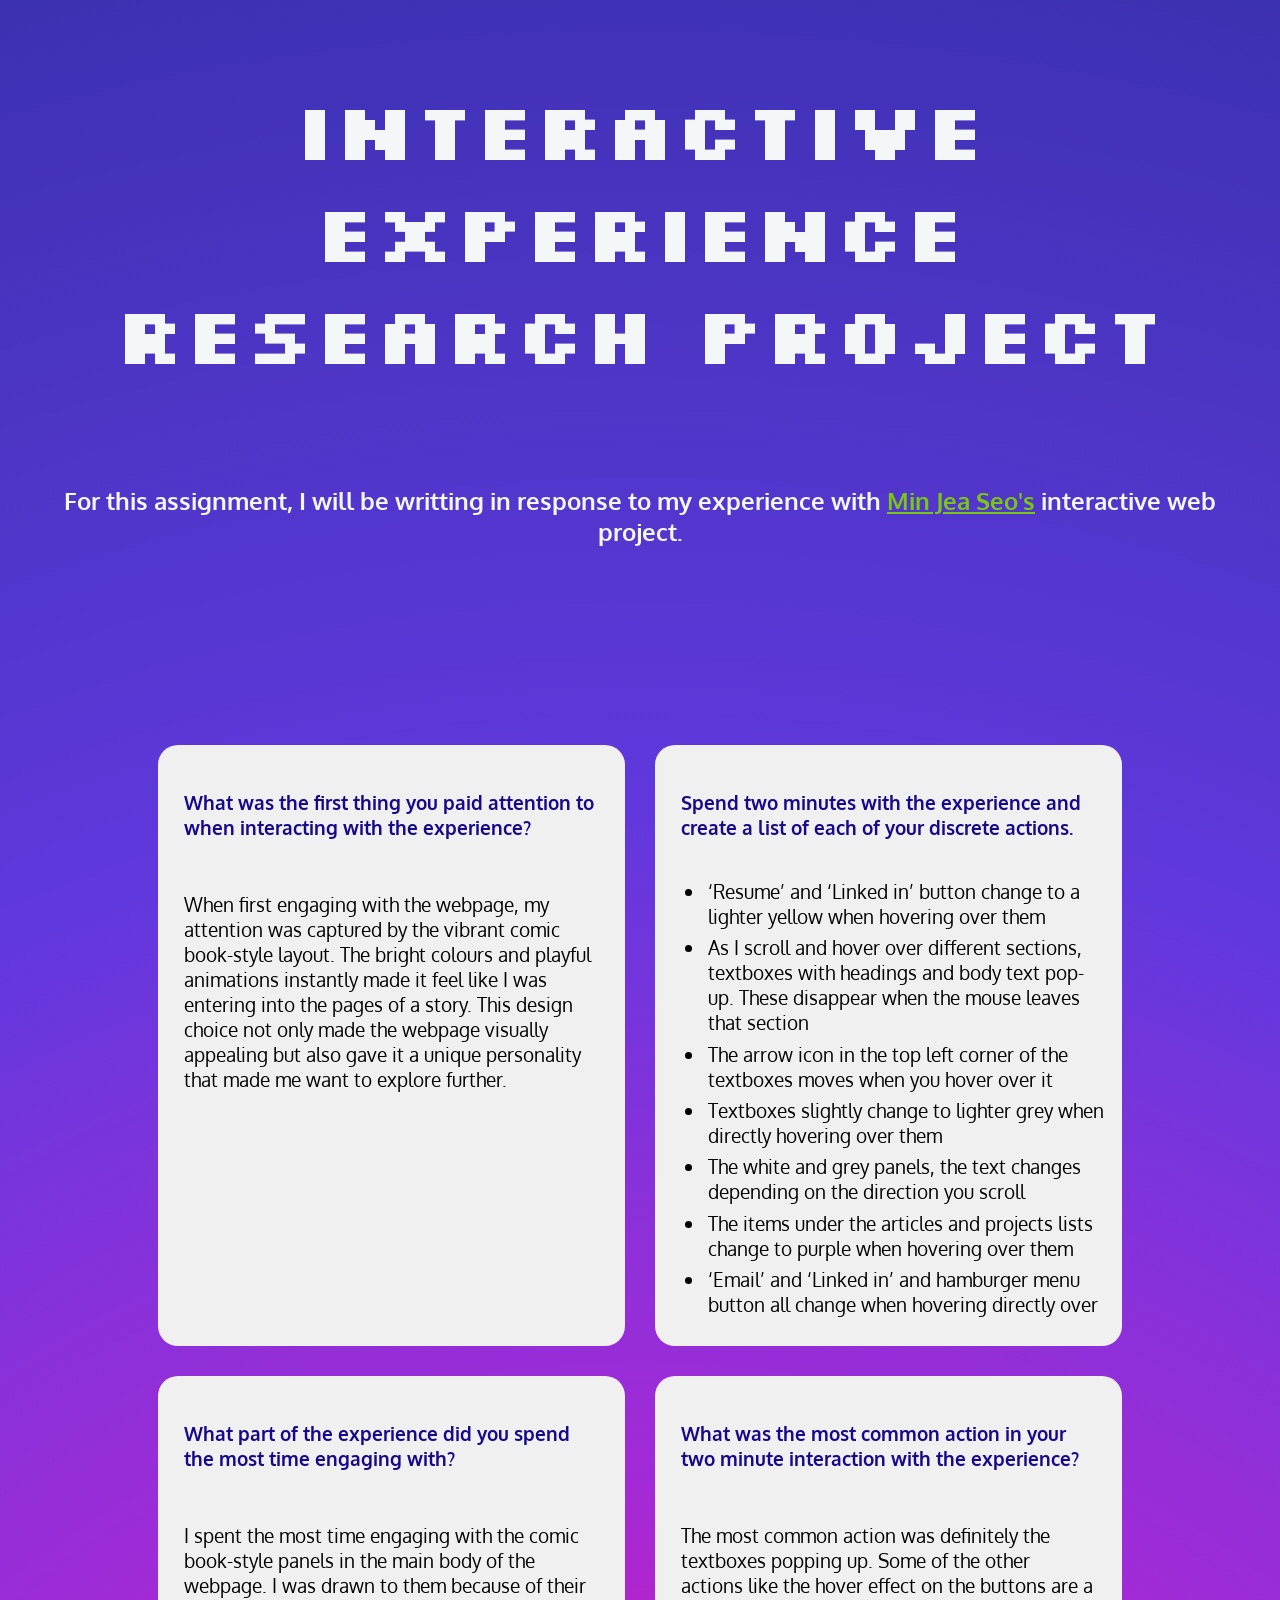
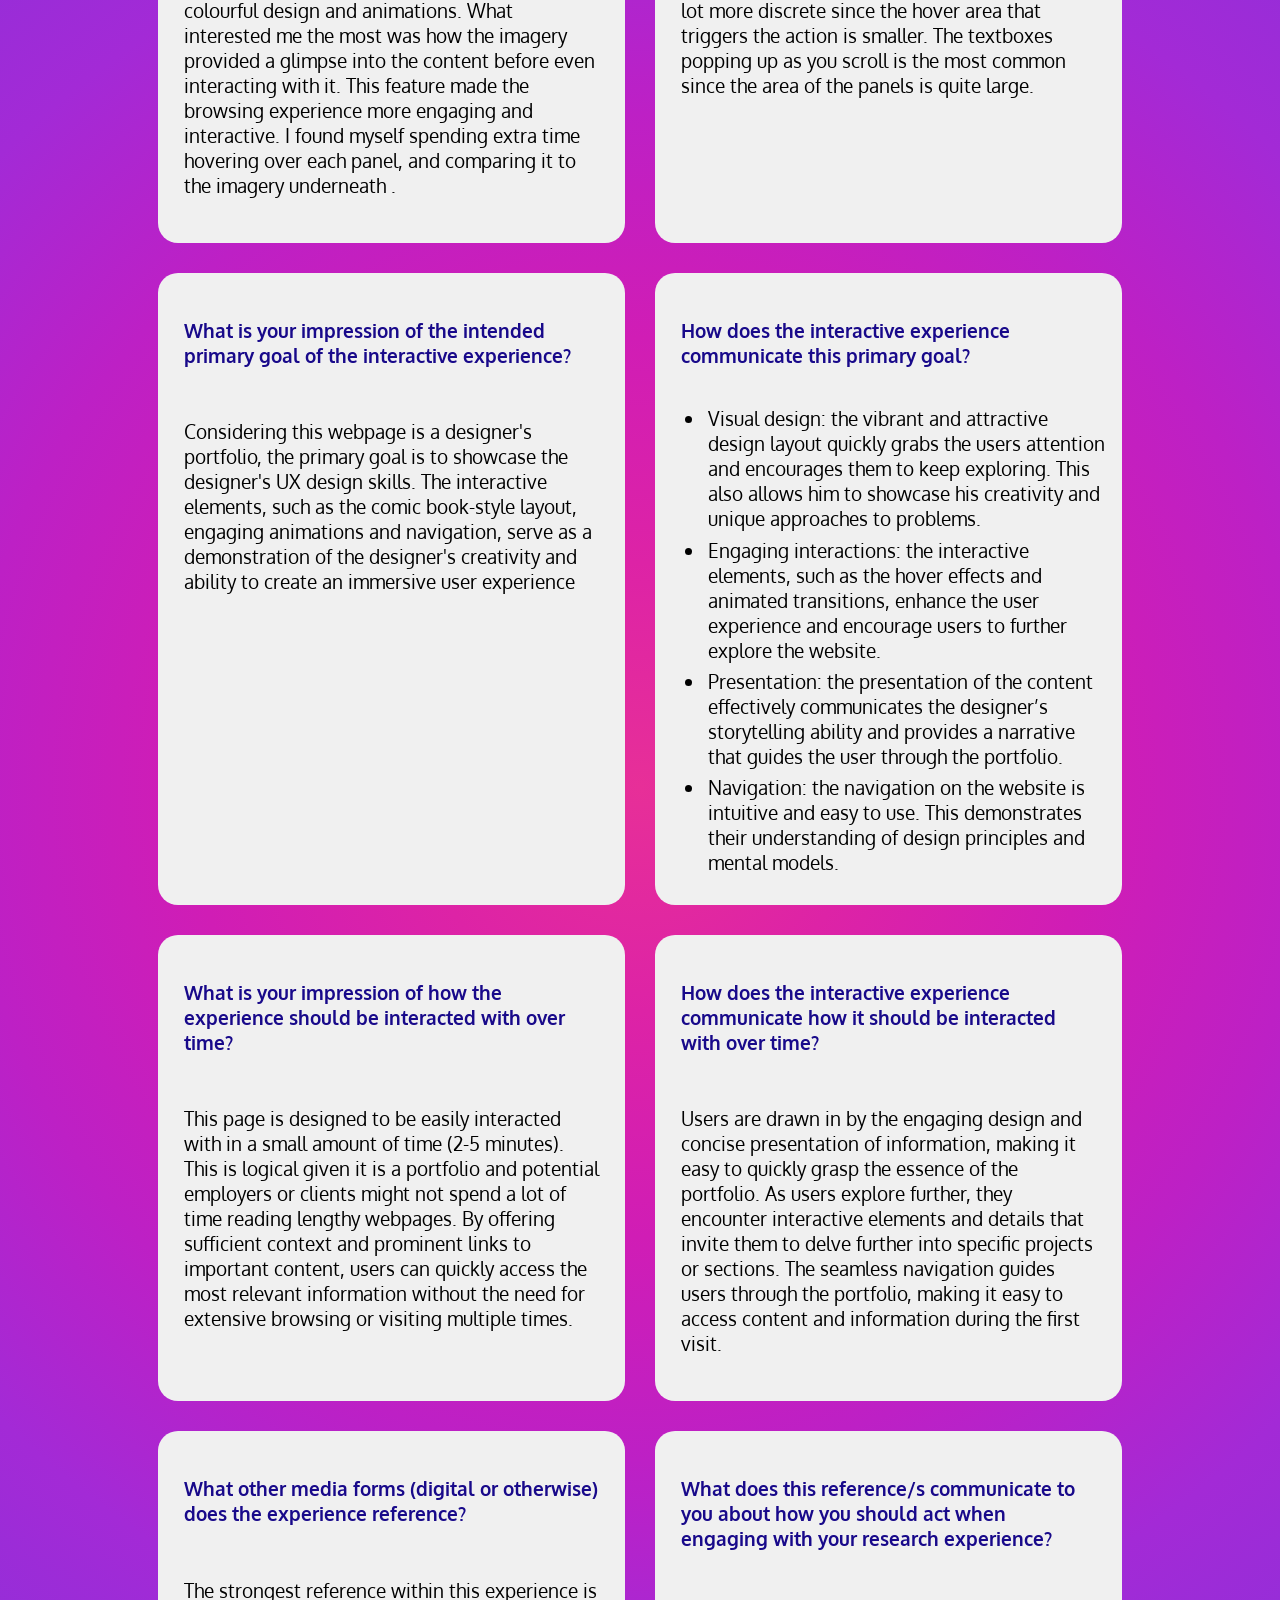
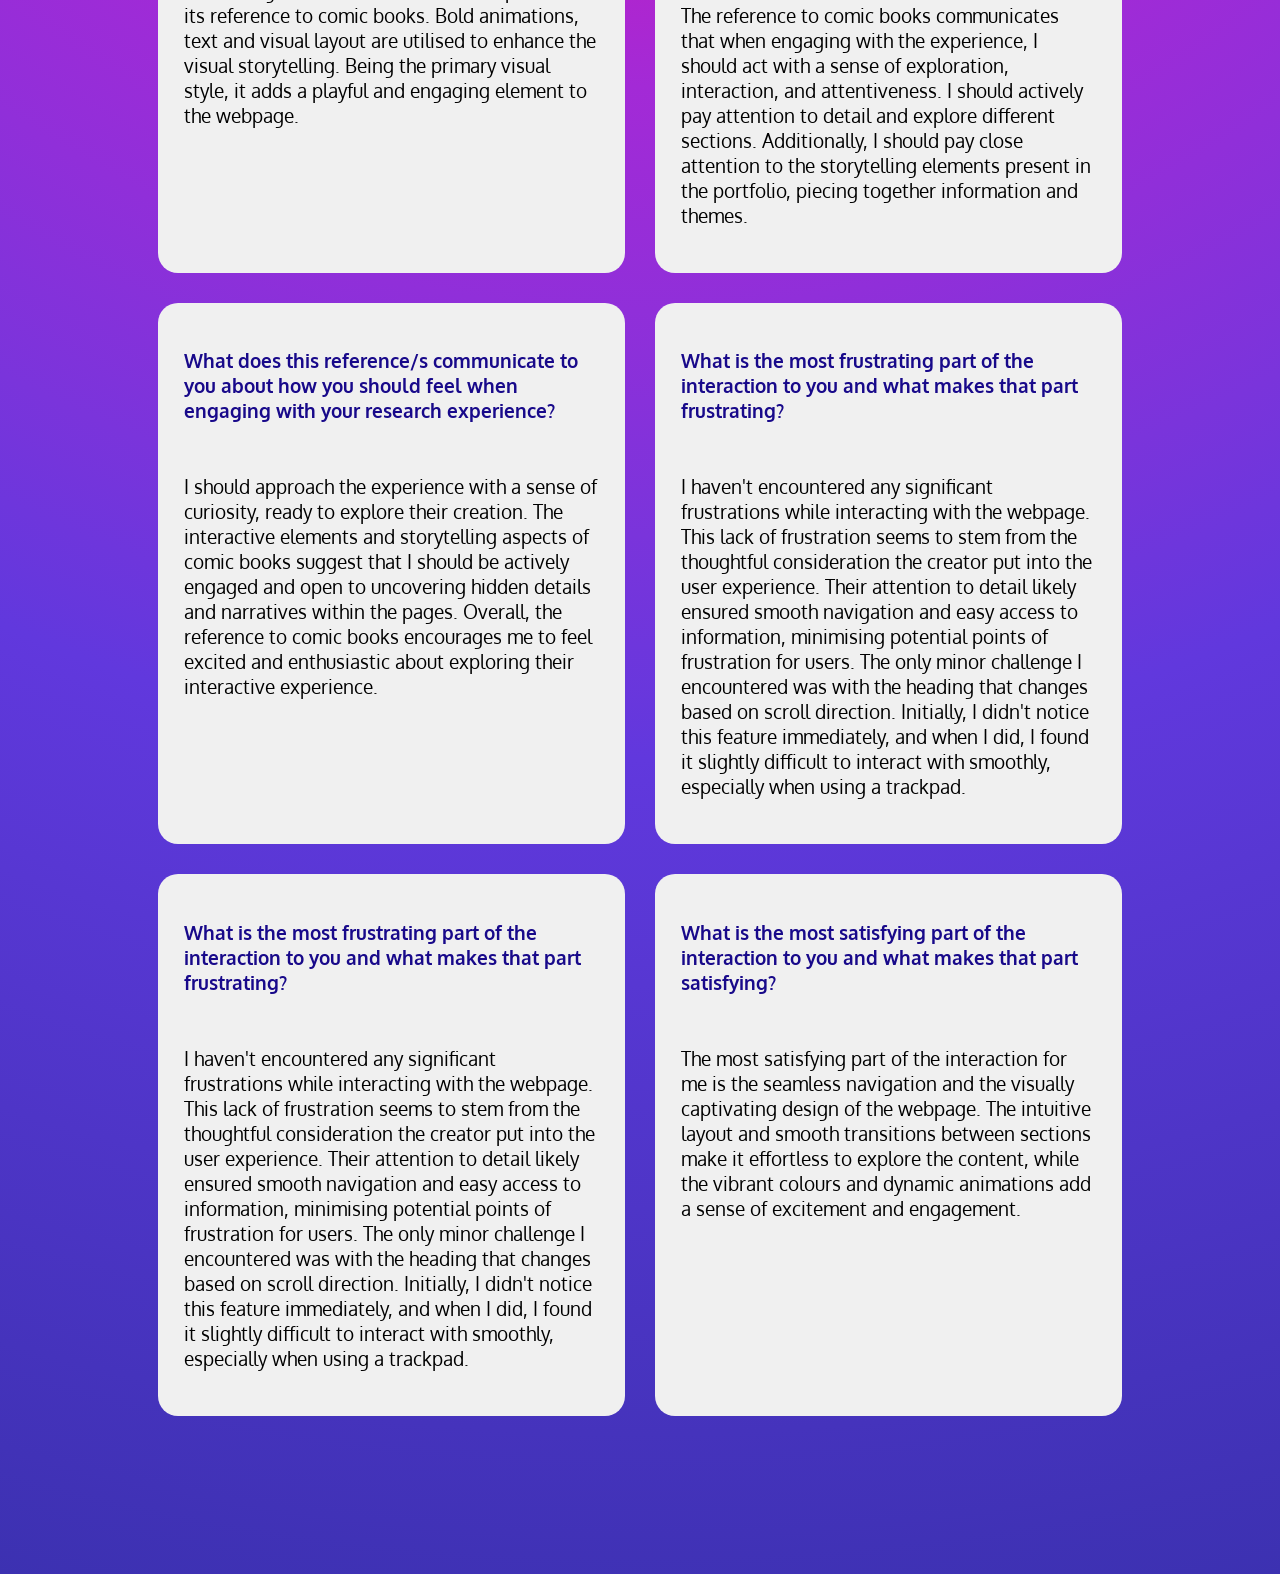
<file: index.html>
<!DOCTYPE html>
<html lang="en">
  <head>
    <meta charset="UTF-8" />
    <meta name="viewport" content="width=device-width, initial-scale=1.0" />
    <title>Tia</title>
    <h1 class="eb-garamond-ccc">Interactive Experience Research Project</h1>
    <link rel="stylesheet" href="style.css" />
    <link rel="preconnect" href="https://fonts.googleapis.com" />
    <link rel="preconnect" href="https://fonts.gstatic.com" crossorigin />
    <link
      href="https://fonts.googleapis.com/css2?family=Oxygen:wght@300;400;700&family=Silkscreen:wght@400;700&display=swap"
      rel="stylesheet"
    />
  </head>

  <body>
    <p class="subhead">
      For this assignment, I will be writting in response to my experience with
      <a id="link"href="https://minjeaseo.com/">Min Jea Seo's</a> interactive web
      project.
    </p>
    
    <div class="grid-container">
      <div class="grid-item">
        <p class="question">
          What was the first thing you paid attention to when interacting with
          the experience?
        </p>

        <p class="answer">
          When first engaging with the webpage, my attention was captured by the
          vibrant comic book-style layout. The bright colours and playful
          animations instantly made it feel like I was entering into the pages
          of a story. This design choice not only made the webpage visually
          appealing but also gave it a unique personality that made me want to
          explore further.
        </p>
      </div>
      <div class="grid-item">
        <p class="question">
          Spend two minutes with the experience and create a list of each of
          your discrete actions.
        </p>
        <ul>
          <li class="answer2">
            ‘Resume’ and ‘Linked in’ button change to a lighter yellow when
            hovering over them
          </li>
          <li class="answer2">
            As I scroll and hover over different sections, textboxes with
            headings and body text pop-up. These disappear when the mouse leaves
            that section
          </li>
          <li class="answer2">
            The arrow icon in the top left corner of the textboxes moves when
            you hover over it
          </li>
          <li class="answer2">
            Textboxes slightly change to lighter grey when directly hovering
            over them
          </li>
          <li class="answer2">
            The white and grey panels, the text changes depending on the
            direction you scroll
          </li>
          <li class="answer2">
            The items under the articles and projects lists change to purple
            when hovering over them
          </li>
          <li class="answer2">
            ‘Email’ and ‘Linked in’ and hamburger menu button all change when
            hovering directly over
          </li>
           <!-- text here is a bullet point form to seperate the content and improve readability -->
        </li>
        </ul>
      </div>
      <div class="grid-item">
        <p class="question">
          What part of the experience did you spend the most time engaging with?
        </p>
        <p class="answer">
          I spent the most time engaging with the comic book-style panels in the
          main body of the webpage. I was drawn to them because of their
          colourful design and animations. What interested me the most was how
          the imagery provided a glimpse into the content before even
          interacting with it. This feature made the browsing experience more
          engaging and interactive. I found myself spending extra time hovering
          over each panel, and comparing it to the imagery underneath .
        </p>
      </div>
      <div class="grid-item">
        <p class="question">
          What was the most common action in your two minute interaction with
          the experience?
        </p>
        <p class="answer">
          The most common action was definitely the textboxes popping up. Some
          of the other actions like the hover effect on the buttons are a lot
          more discrete since the hover area that triggers the action is
          smaller. The textboxes popping up as you scroll is the most common
          since the area of the panels is quite large.
        </p>
      </div>
      <div class="grid-item">
        <p class="question">
          What is your impression of the intended primary goal of the
          interactive experience?
        </p>
        <p class="answer">
          Considering this webpage is a designer's portfolio, the primary goal
          is to showcase the designer's UX design skills. The interactive
          elements, such as the comic book-style layout, engaging animations and
          navigation, serve as a demonstration of the designer's creativity and
          ability to create an immersive user experience
        </p>
      </div>
      <div class="grid-item">
        <p class="question">
          How does the interactive experience communicate this primary goal?
        </p>
        <ul>
          <li class="answer2">
            Visual design: the vibrant and attractive design layout quickly
            grabs the users attention and encourages them to keep exploring.
            This also allows him to showcase his creativity and unique
            approaches to problems.
          </li>
          <li class="answer2">
            Engaging interactions: the interactive elements, such as the hover
            effects and animated transitions, enhance the user experience and
            encourage users to further explore the website.
          </li>
          <li class="answer2">
            Presentation: the presentation of the content effectively
            communicates the designer’s storytelling ability and provides a
            narrative that guides the user through the portfolio.
          </li>
          <li class="answer2">
            Navigation: the navigation on the website is intuitive and easy to
            use. This demonstrates their understanding of design principles and
            mental models.
            <!-- decided to display text here is a bullet point form to seperate the content and improve readability -->
          </li>
        </ul>
      </div>
      <div class="grid-item"> <p class="question">
        What is your impression of how the experience should be interacted with
        over time?
      </p>
      <p class="answer">
        This page is designed to be easily interacted with in a small amount of
        time (2-5 minutes). This is logical given it is a portfolio and potential
        employers or clients might not spend a lot of time reading lengthy
        webpages. By offering sufficient context and prominent links to important
        content, users can quickly access the most relevant information without
        the need for extensive browsing or visiting multiple times.
      </p>
    </div>
      <div class="grid-item"> <p class="question">
        How does the interactive experience communicate how it should be
        interacted with over time?
      </p>
      <p class="answer">
        Users are drawn in by the engaging design and concise presentation of
        information, making it easy to quickly grasp the essence of the portfolio.
        As users explore further, they encounter interactive elements and details
        that invite them to delve further into specific projects or sections. The
        seamless navigation guides users through the portfolio, making it easy to
        access content and information during the first visit.
      </p>
    </div>
      <div class="grid-item"> <p class="question">
        What other media forms (digital or otherwise) does the experience
        reference?
      </p>
      <p class="answer">
        The strongest reference within this experience is its reference to comic
        books. Bold animations, text and visual layout are utilised to enhance the
        visual storytelling. Being the primary visual style, it adds a playful and
        engaging element to the webpage.
      </p>
    </div>
      <div class="grid-item"><p class="question">
        What does this reference/s communicate to you about how you should act
        when engaging with your research experience?
      </p>
      <p class="answer">
        The reference to comic books communicates that when engaging with the
        experience, I should act with a sense of exploration, interaction, and
        attentiveness. I should actively pay attention to detail and explore
        different sections. Additionally, I should pay close attention to the
        storytelling elements present in the portfolio, piecing together
        information and themes.
      </p>
    </div>
      <div class="grid-item"><p class="question">
        What does this reference/s communicate to you about how you should feel
        when engaging with your research experience?
      </p>
      <p class="answer">
        I should approach the experience with a sense of curiosity, ready to
        explore their creation. The interactive elements and storytelling aspects
        of comic books suggest that I should be actively engaged and open to
        uncovering hidden details and narratives within the pages. Overall, the
        reference to comic books encourages me to feel excited and enthusiastic
        about exploring their interactive experience.
      </p>
    </div>
      <div class="grid-item"><p class="question">
        What is the most frustrating part of the interaction to you and what makes
        that part frustrating?
      </p>
      <p class="answer">
        I haven't encountered any significant frustrations while interacting with
        the webpage. This lack of frustration seems to stem from the thoughtful
        consideration the creator put into the user experience. Their attention to
        detail likely ensured smooth navigation and easy access to information,
        minimising potential points of frustration for users. The only minor
        challenge I encountered was with the heading that changes based on scroll
        direction. Initially, I didn't notice this feature immediately, and when I
        did, I found it slightly difficult to interact with smoothly, especially
        when using a trackpad.
      </p></div>
      <div class="grid-item"> <p class="question">
        What is the most frustrating part of the interaction to you and what makes
        that part frustrating?
      </p>
      <p class="answer">
        I haven't encountered any significant frustrations while interacting with
        the webpage. This lack of frustration seems to stem from the thoughtful
        consideration the creator put into the user experience. Their attention to
        detail likely ensured smooth navigation and easy access to information,
        minimising potential points of frustration for users. The only minor
        challenge I encountered was with the heading that changes based on scroll
        direction. Initially, I didn't notice this feature immediately, and when I
        did, I found it slightly difficult to interact with smoothly, especially
        when using a trackpad.
      </p>
    </div>
      <div class="grid-item"><p class="question">
        What is the most satisfying part of the interaction to you and what makes
        that part satisfying?
      </p>
      <p class="answer">
        The most satisfying part of the interaction for me is the seamless
        navigation and the visually captivating design of the webpage. The
        intuitive layout and smooth transitions between sections make it
        effortless to explore the content, while the vibrant colours and dynamic
        animations add a sense of excitement and engagement.
      </p>
    </div>
    </div>
  </body>
</html>
</file>
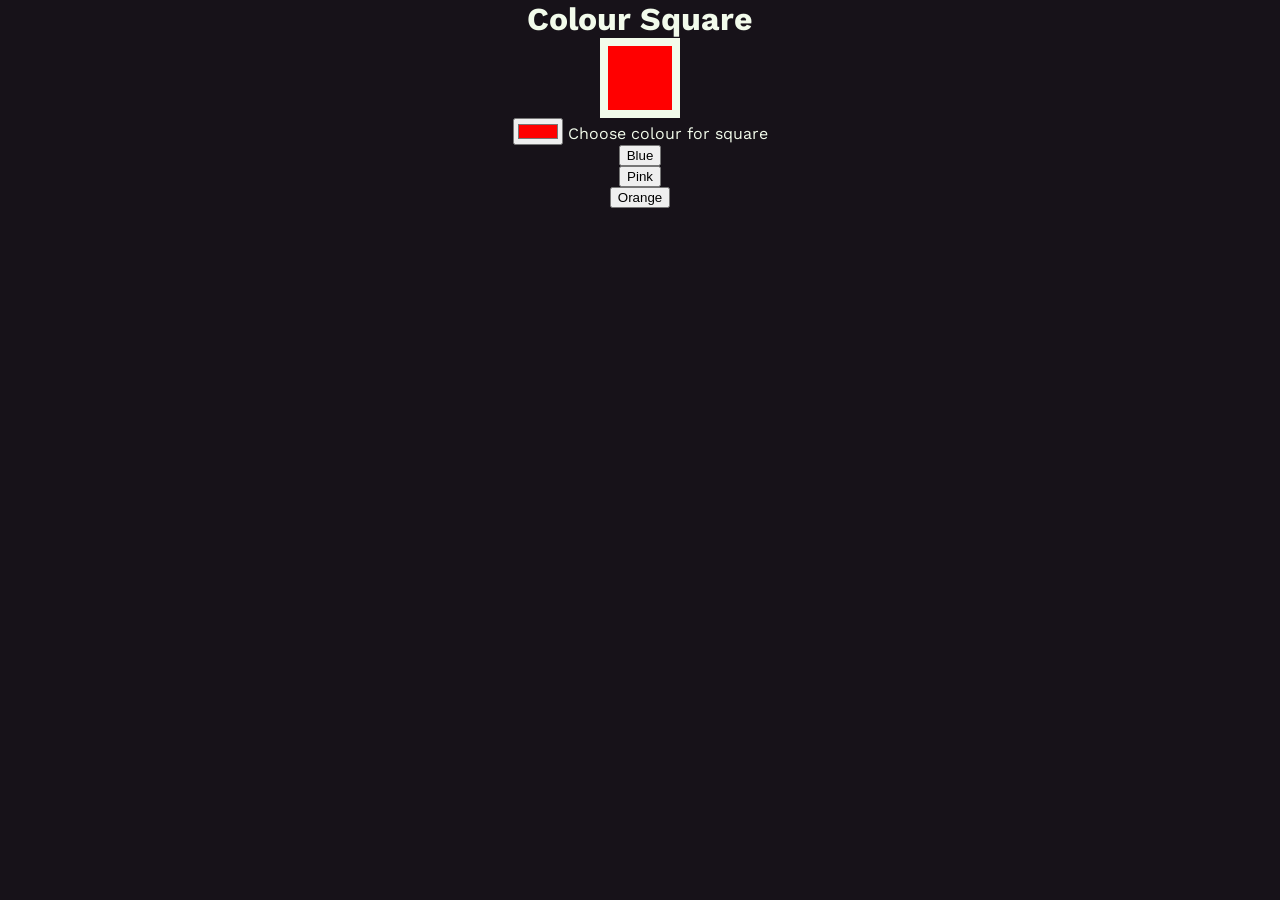
<file: dms3/colourPickerFeature/index.html>
<!DOCTYPE html>
<html lang="en">
  <head>
    <meta charset="UTF-8" />
    <meta name="viewport" content="width=device-width, initial-scale=1.0" />
    <title>Colour Picker</title>

    <link rel="Stylesheet" href="style.css" />

    <script src="script.js" defer></script>
  </head>
  <body>
    <h1>Colour Square</h1>

    <div id="colour-square"></div>

    <div>
      <input
        type="color"
        id="colour-picker"
        name="colour-picker"
        value="#ff0000"
      />
      <label for="colour-picker"> Choose colour for square</label>
    </div>

    <button class="blue-button" type="button">Blue</button>
    <button class="pink-button" type="button">Pink</button>
    <button class="orange-button" type="button">Orange</button>

</html>
</file>
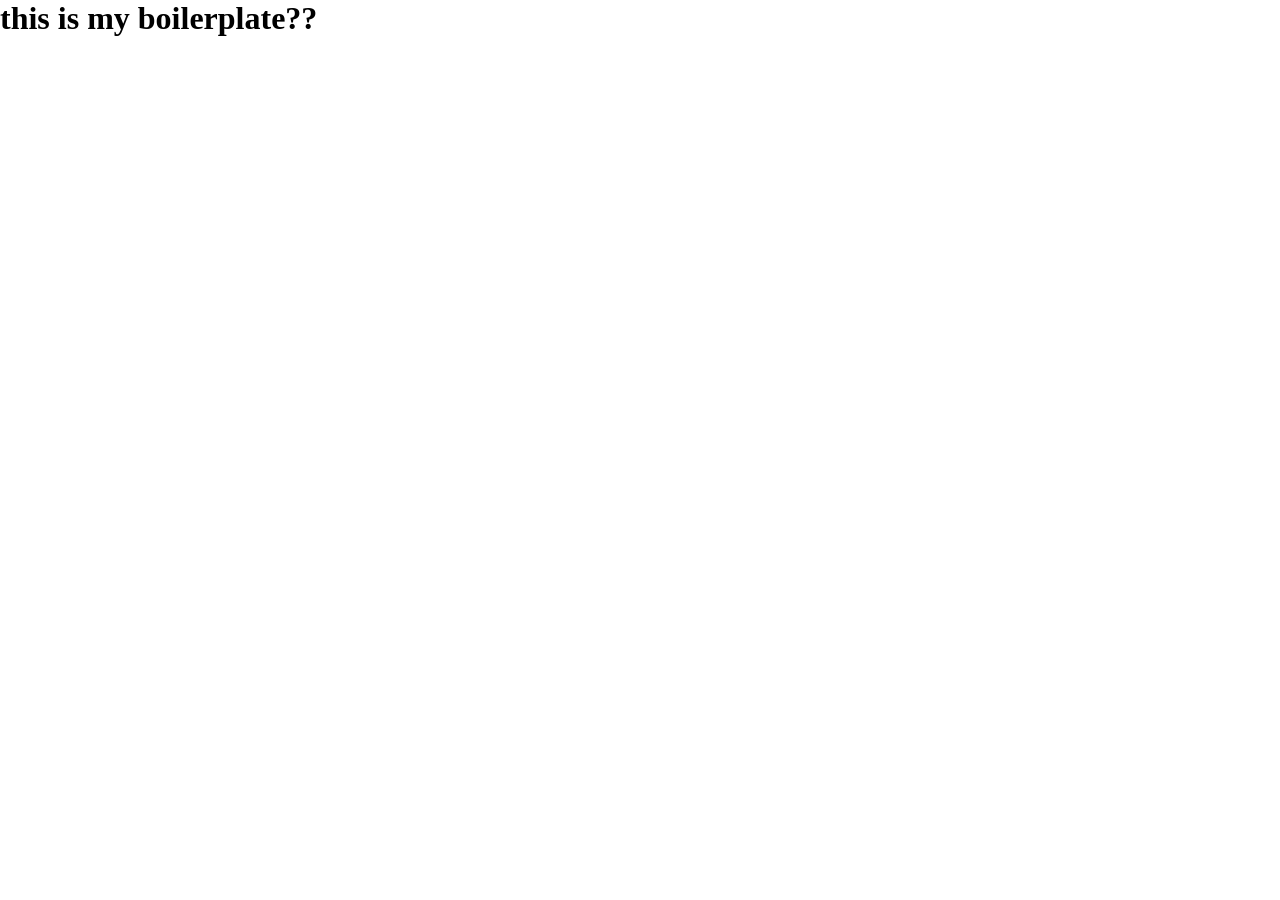
<file: dms3/dms3 boiler plate/index.html>
<!DOCTYPE html>
<html lang="en">
  <head>
    <meta charset="UTF-8" />
    <meta name="viewport" content="width=device-width, initial-scale=1.0" />
    <title>boilerplate</title>

    <link rel="Stylesheet" href="style.css" />
   
   <script> src="script.js" defer></script>
  </head>
  <body>
    <h1>this is my boilerplate??</h1>
  </body>
</html>
</file>
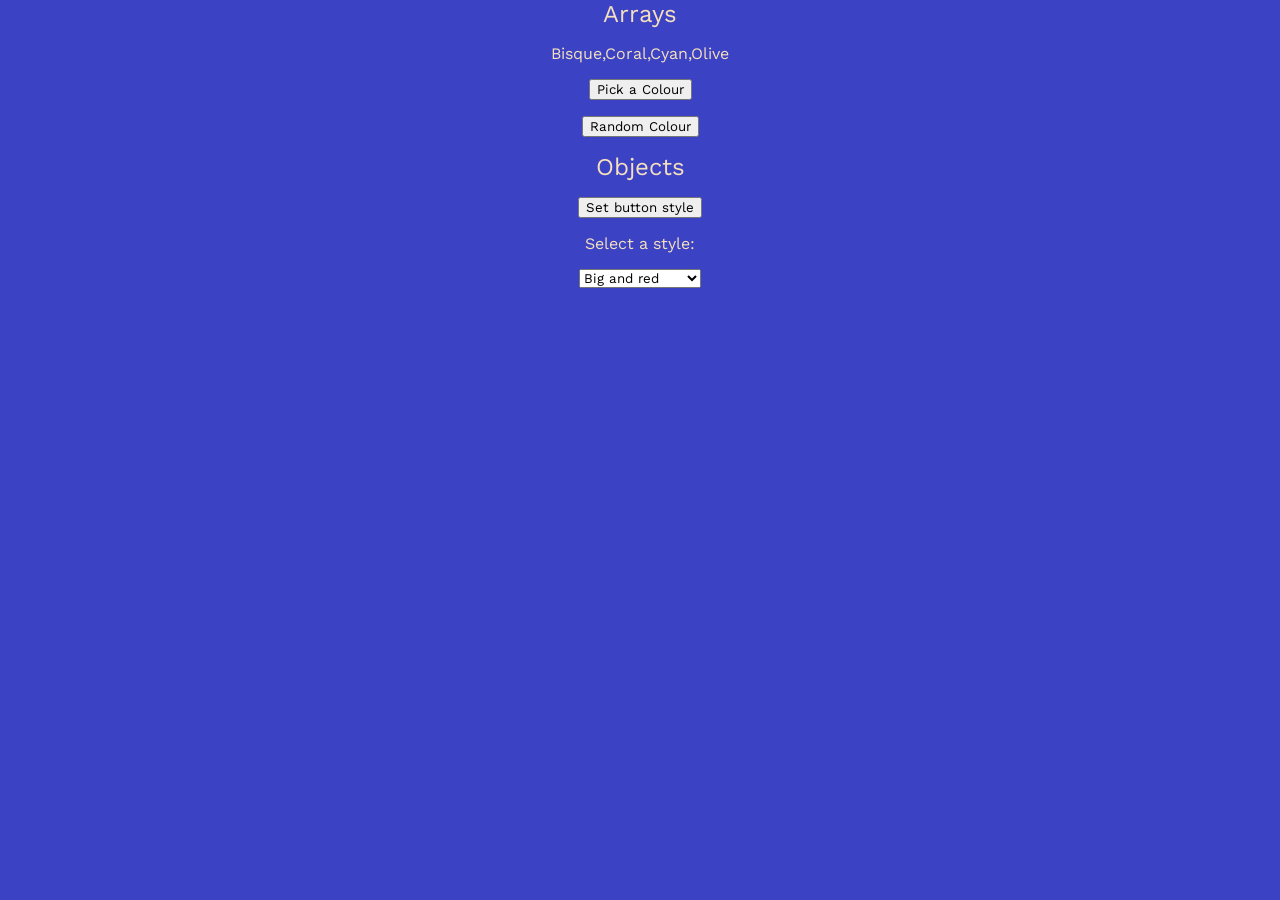
<file: dms3/undoRedoExercise/arraysObjectsDemo.html>
<!DOCTYPE html>
<html lang="en">
<head>
  <meta charset="UTF-8">
  <meta name="viewport" content="width=device-width, initial-scale=1.0">
  <title>Arrays & Objects</title>

  <link rel="stylesheet" href="style.css">

  <script src="arrays.js" defer></script>
  <script src="objects.js" defer></script>
  
</head>
<body>

  <h2>Arrays</h2>

  <p id="arrayDisplay"></p>

  <button id="pickColour">Pick a Colour</button>

  <button id="randColour">Random Colour</button>

  <h2>Objects</h2>

  <button id="setStyle">Set button style</button>

  <label for="buttonStyles-select">Select a style:</label>

  <select name="buttonStyles" id="buttonStyles-select">
    <option value="bigRed">Big and red</option>
    <option value="smallBlue">Small and blue</option>
  </select>

</body>
</html>
</file>
<file: style.css>
.oxygen-regular {
  font-family: "Oxygen", sans-serif;
  font-weight: 400;
  font-style: normal;
  /* using a easy to read font for body text */
}

.silkscreen-bold {
  font-family: "Silkscreen", sans-serif;
  font-weight: 700;
  font-style: normal;
  /* cool font for heading to make look cooler */
}
body {
  background-image: radial-gradient(
    circle,
    #e72f98,
    #dd23a6,
    #d01db5,
    #bd20c5,
    #a32ad6,
    #902fd9,
    #7a34db,
    #6138dd,
    #5737d2,
    #4e35c7,
    #4533bc,
    #3c31b1
  );
  /* cool gradient to add interest */
}

p {
  font-family: "Oxygen", sans-serif;
  font-weight: 400;
  font-style: normal;

  /* using an easy to read font for the body text */
}
h1 {
  padding: 1.5rem;
  font-size: 5rem;
  text-align: center;
  font-family: "Silkscreen", sans-serif;
  font-weight: 800;
  font-style: normal;
  color: rgb(244, 247, 247);
  /* had to make text white for high contrast  */
}

.subhead {
  padding: 1.5rem;
  font-size: 1.5rem;
  text-align: center;
  font-weight: bold;
  color: rgb(244, 247, 247);
  /* centre aligning text to make more balanced */
}
.question {
  padding: 1rem;
  font-weight: bolder;
  font-size: 1.2rem;
  color: #18098a;
  /* decided to make questions bolder & more purple so they are easier to differentiate from the answers */
}

.answer {
  padding: 1rem;
  font-size: 1.2rem;
}

.answer2 {
  padding: 0.2rem;
  font-size: 1.2rem;
  font-family: "Oxygen", sans-serif;
  font-weight: 400;
  font-style: normal;
  /* had to put my answers with bullet point structure in a seperate class because the padding looked weird */
}
.grid-container {
  display: grid;
  grid-template-columns: repeat(2, 1fr); /* creating a grid with 2 columns */
  grid-gap: 30px; /* increasing between grid items */
  padding: 150px; /* adding a wider boarder to the outside of the grid */
}

.grid-item {
  background-color: #f0f0f0;
  padding: 10px;
  border-radius: 20px; /* making edges of the grid item less pointy */
}

#link {
  color: rgb(
    121,
    199,
    18
  ); /* had to Change the colour of link because it blended into the blue background */
}

#link:hover {
  color: rgb(
    251,
    255,
    0
  ); /* had to add hover colour to get an interactive experience  */
}
</file>
<file: dms3/colourPickerFeature/style.css>
@import url('https://fonts.googleapis.com/css2?family=Work+Sans:ital,wght@0,100;1,100&display=swap');

*{
  box-sizing: border-box;
  margin: 0;
}

:root{
  --col01:#171219;
  --col02:#f2fbeb;
  --col03:#5252ff;
  --col04:#b6e878;
  --border: solid 0.5rem var(--col02);
}

body{
  font-family: 'Work Sans', sans-serif;
  display: flex;
  flex-direction: column;
  align-items: center;

  background-color: var(--col01);
  color: var(--col02);
}


#colour-square{
  width: 5rem; height: 5rem;
  background-color: var(--col03);
  border: var(--border);
}
</file>
<file: dms3/dms3 boiler plate/style.css>
@import url("https://fonts.googleapis.com/css2?family=Titillium+Web:ital,wght@0,200;0,300;0,400;0,600;0,700;0,900;1,200;1,300;1,400;1,600;1,700&display=swap");

* {
  box-sizing: border-box;
  margin: 0;
}

:root {
  --col-01: rgb(18, 16, 16);
  --col-02: rgb(255, 255, 255);
  --col-03: rgb(199, 76, 156);
  --col-04: rgb(200, 148, 210);
  --boarder: single 1rem var(--col-02);
}

body {
  f.titillium-web-regular-italic {
    font-family: "Titillium Web", sans-serif;
    font-weight: 400;
    font-style: italic;
  }
}
</file>
<file: dms3/undoRedoExercise/style.css>
@import url('https://fonts.googleapis.com/css2?family=Work+Sans:ital,wght@0,100..900;1,100..900&display=swap');

*{
  box-sizing: border-box;
  margin: 0;
  font-family: "Work Sans", serif;
  font-optical-sizing: auto;
  font-weight: 400;
  font-style: normal;
}

:root{
  /* based Dream Haze 8 Palette by Klafooty https://lospec.com/palette-list/dream-haze-8 */
  --col01: rgb(60, 66, 196);
  --col02: rgb(110, 81, 200);
  --col03: rgb(160, 101, 205);
  --col04: rgb(206, 121, 210);
  --col05: rgb(214, 143, 184);
  --col06: rgb(221, 162, 163);
  --col07: rgb(234, 196, 174);
  --col08: rgb(244, 223, 190);
  --border: solid 4px var(--col02);
}

body{
  display: flex;
  flex-direction: column;
  align-items: center;
  gap: 1rem;
  background-color: var(--col01);
  color: var(--col08);
}

h1{
  text-align: center;
  color: var(--col08);
  margin-bottom: 1rem;
}

#toolBox{
  display: flex;
  gap: 1rem;
  cursor: url('[data-uri]'), auto;
}

#stageContainer{
  background-color: var(--col08);
}

#waterPaletteBox{
  display: flex;
  flex-direction: column;
  gap: 1rem;
}

#waterCupMouth{
  width: 15rem; height: 12rem;
  border-radius: 50%;
  background: linear-gradient(to bottom, var(--col08) 0 10%, var(--col01));
  cursor: inherit;
}

.colourPaletteBox{
  width: 160px;
  height: 290px;
  padding: 5px;
  border-radius: 5px;
  display: flex;
  flex-wrap: wrap;
  flex-direction: column;
  align-items: center;
  justify-content: space-around;
  background-color: var(--col02);
  transform: translateX(60px) rotate(-15deg);
}
 
.paletteColour{
  width: 4rem; height: 4rem;
  border-radius: 50%;
  cursor: inherit;
}
#palette01{
  background-color: var(--col01);
}
#palette02{
  background-color: var(--col02);
}
#palette03{
  background-color: var(--col03);
}
#palette04{
  background-color: var(--col04);
}
#palette05{
  background-color: var(--col05);
}
#palette06{
  background-color: var(--col06);
}
#palette07{
  background-color: var(--col07);
}
#palette08{
  background-color: var(--col08);
}



.xyControlBox{
  width: 15rem; height: 15rem;
  background-color: var(--col01);
}
</file>
